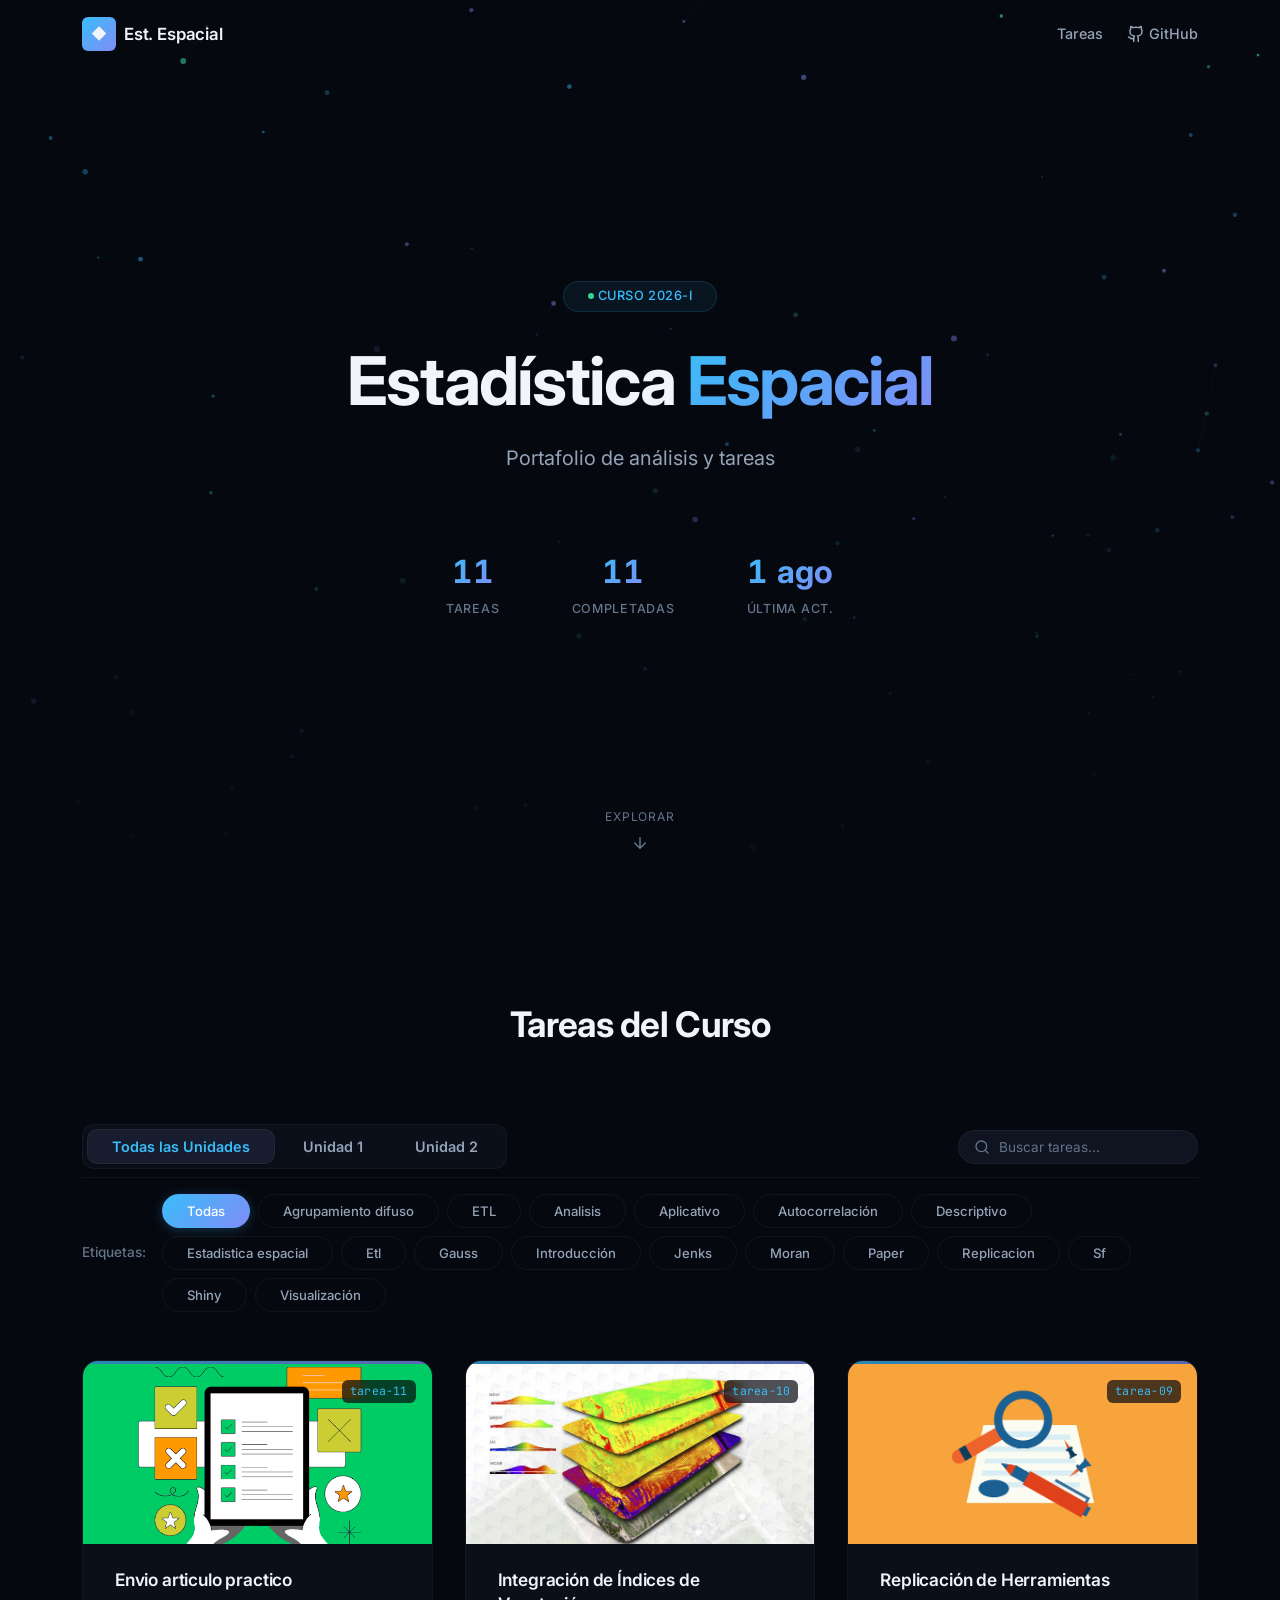
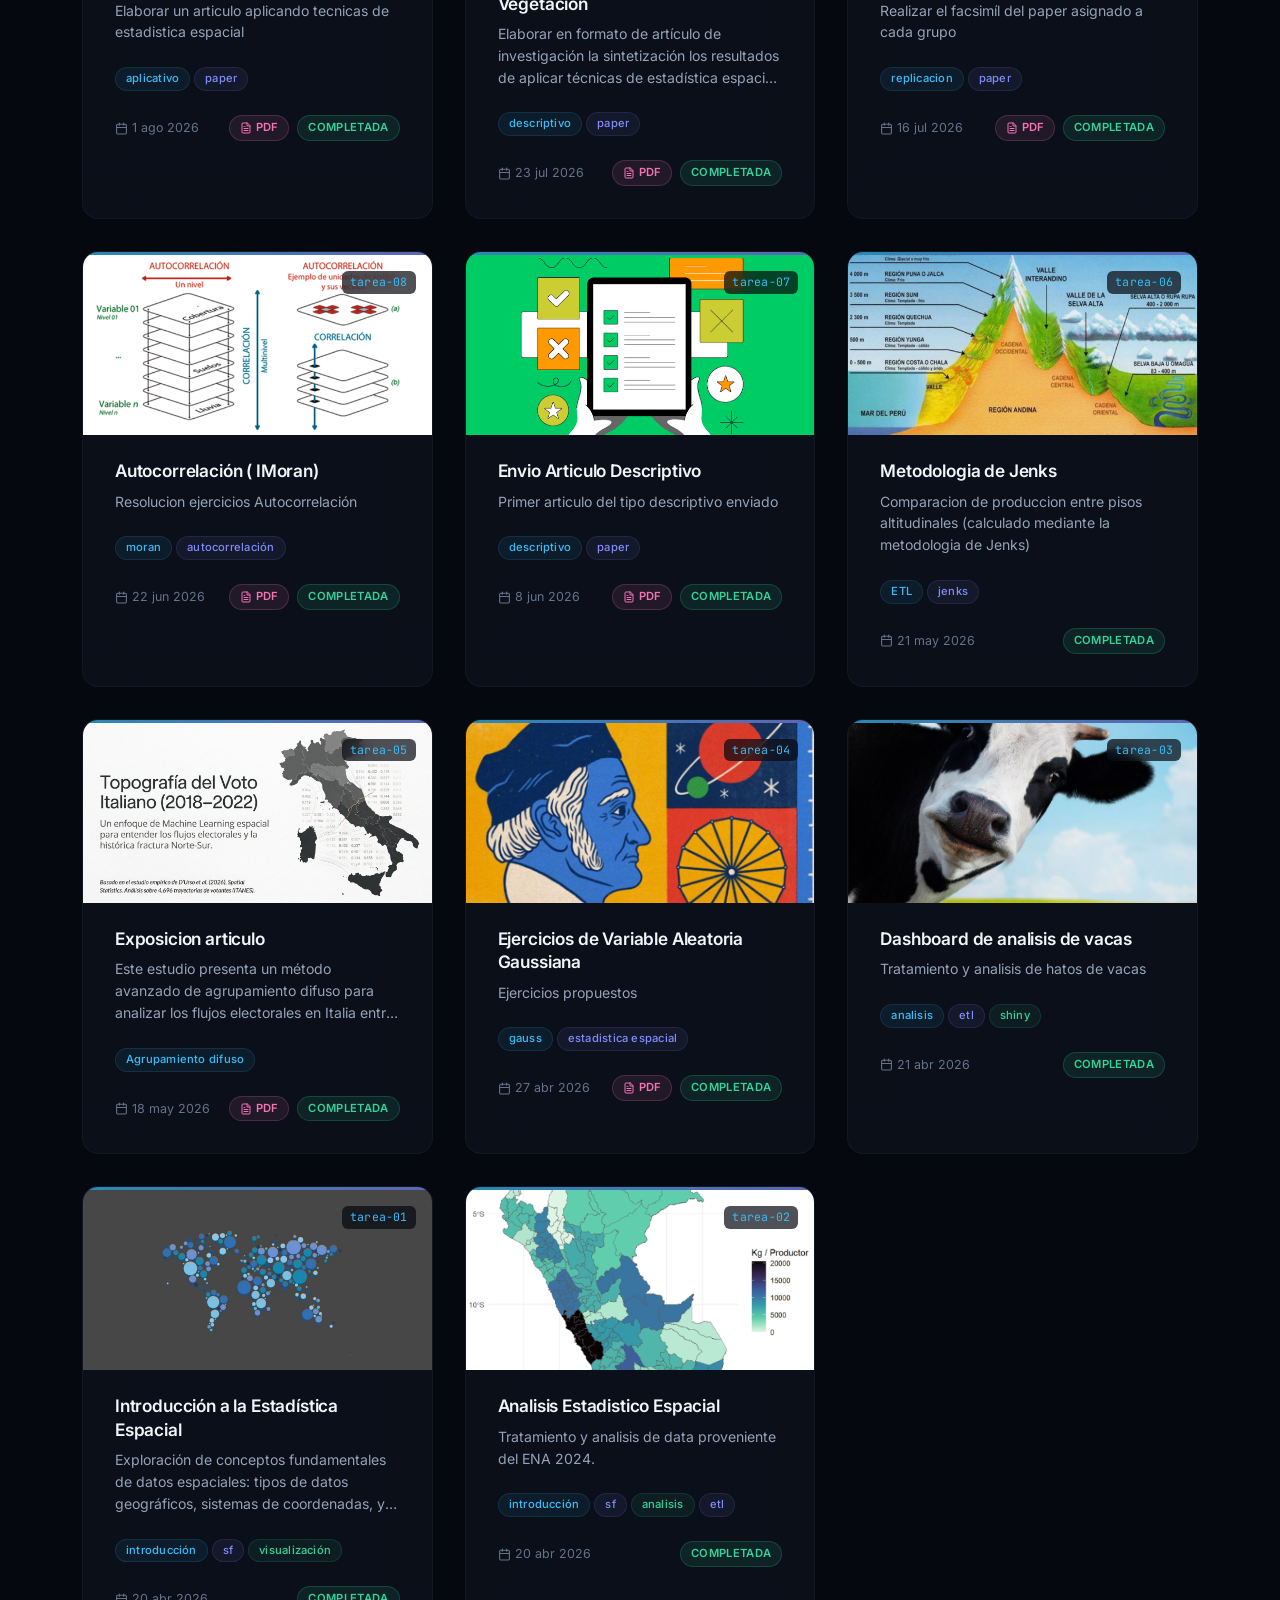
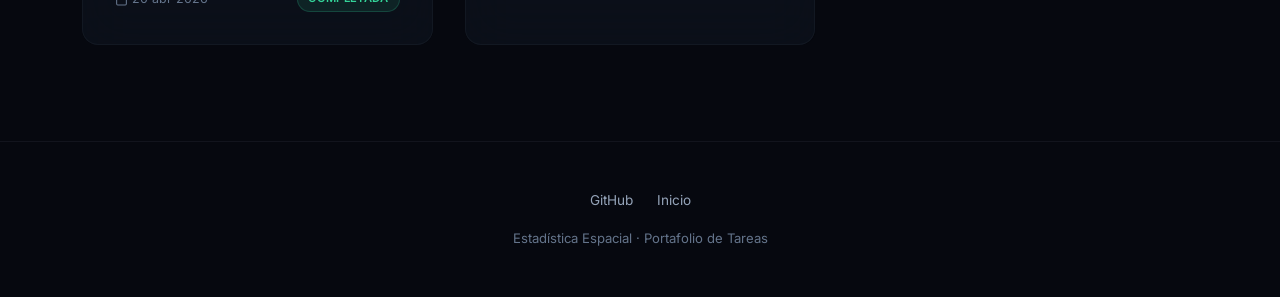
<file: index.html>
<!DOCTYPE html>
<html lang="es">

<head>
  <meta charset="UTF-8">
  <meta name="viewport" content="width=device-width, initial-scale=1.0">
  <title>Estadística Espacial | Portafolio</title>
  <meta name="description"
    content="Portafolio de tareas y análisis del curso de Estadística Espacial. Análisis geoestadísticos, autocorrelación espacial, kriging y más.">
  <meta name="author" content="newneo4">
  <meta property="og:title" content="Estadística Espacial | Portafolio">
  <meta property="og:description" content="Portafolio de análisis espaciales del curso universitario.">
  <meta property="og:type" content="website">

  <!-- Fonts -->
  <link rel="preconnect" href="https://fonts.googleapis.com">
  <link rel="preconnect" href="https://fonts.gstatic.com" crossorigin>
  <link
    href="https://fonts.googleapis.com/css2?family=Inter:wght@300;400;500;600;700&family=JetBrains+Mono:wght@400&display=swap"
    rel="stylesheet">

  <!-- Styles -->
  <link rel="stylesheet" href="css/styles.css">
</head>

<body>

  <!-- ========== NAVBAR ========== -->
  <nav class="navbar" id="navbar">
    <div class="nav-container">
      <a href="#" class="nav-logo" id="nav-logo">
        <span class="logo-icon">◆</span>
        <span>Est. Espacial</span>
      </a>
      <div class="nav-links">
        <a href="#tareas">
          <span class="nav-label">Tareas</span>
        </a>
        <a href="https://github.com/newneo4/estadistica-espacial" target="_blank" rel="noopener"
          aria-label="Ver repositorio en GitHub">
          <svg xmlns="http://www.w3.org/2000/svg" viewBox="0 0 24 24" fill="none" stroke="currentColor" stroke-width="2"
            stroke-linecap="round" stroke-linejoin="round">
            <path
              d="M15 22v-4a4.8 4.8 0 0 0-1-3.5c3 0 6-2 6-5.5.08-1.25-.27-2.48-1-3.5.28-1.15.28-2.35 0-3.5 0 0-1 0-3 1.5-2.64-.5-5.36-.5-8 0C6 2 5 2 5 2c-.3 1.15-.3 2.35 0 3.5A5.403 5.403 0 0 0 4 9c0 3.5 3 5.5 6 5.5-.39.49-.68 1.05-.85 1.65-.17.6-.22 1.23-.15 1.85v4" />
            <path d="M9 18c-4.51 2-5-2-7-2" />
          </svg>
          <span class="nav-label">GitHub</span>
        </a>
      </div>
    </div>
  </nav>

  <!-- ========== HERO ========== -->
  <section class="hero" id="hero">
    <canvas id="hero-canvas"></canvas>
    <div class="hero-overlay"></div>

    <div class="hero-content">
      <div class="hero-badge">
        Curso 2026-I
      </div>
      <h1>Estadística <span class="gradient-text">Espacial</span></h1>
      <p class="hero-subtitle">Portafolio de análisis y tareas</p>

      <div class="hero-stats">
        <div class="stat">
          <span class="stat-number" id="stat-total">—</span>
          <span class="stat-label">Tareas</span>
        </div>
        <div class="stat">
          <span class="stat-number" id="stat-completed">—</span>
          <span class="stat-label">Completadas</span>
        </div>
        <div class="stat">
          <span class="stat-number" id="stat-updated">—</span>
          <span class="stat-label">Última Act.</span>
        </div>
      </div>
    </div>

    <a href="#tareas" class="hero-scroll" aria-label="Ir a las tareas">
      <span>Explorar</span>
      <svg xmlns="http://www.w3.org/2000/svg" viewBox="0 0 24 24" fill="none" stroke="currentColor" stroke-width="2"
        stroke-linecap="round" stroke-linejoin="round">
        <path d="M12 5v14M19 12l-7 7-7-7" />
      </svg>
    </a>
  </section>

  <!-- ========== TASKS ========== -->
  <section class="tasks-section" id="tareas">
    <div class="container">
      <div class="section-header">
        <h2>Tareas del Curso</h2>
      </div>

      <!-- Filters + Search -->
      <div class="filters-container">
        
        <!-- Top bar: Units + Search -->
        <div class="filters-header">
          <div class="unit-tabs-wrapper">
            <div class="unit-tabs" id="unit-filters">
              <button class="unit-tab active" data-unit="all">
                Todas las Unidades
              </button>
              <button class="unit-tab" data-unit="UNIDAD 1">
                Unidad 1
              </button>
              <button class="unit-tab" data-unit="UNIDAD 2">
                Unidad 2
              </button>
            </div>
          </div>

          <div class="search-wrapper">
            <svg xmlns="http://www.w3.org/2000/svg" viewBox="0 0 24 24" fill="none" stroke="currentColor"
              stroke-width="2" stroke-linecap="round" stroke-linejoin="round">
              <circle cx="11" cy="11" r="8" />
              <path d="m21 21-4.3-4.3" />
            </svg>
            <input type="text" class="search-input" id="search-input" placeholder="Buscar tareas..."
              aria-label="Buscar tareas">
          </div>
        </div>

        <!-- Secondary bar: Tags -->
        <div class="tags-bar" id="filters-bar">
          <div class="tags-label">Etiquetas:</div>
          <div class="filters" id="filters">
            <button class="filter-btn active" data-filter="all">Todas</button>
            <!-- Dynamic filter buttons injected by JS -->
          </div>
        </div>

      </div>

      <!-- Loading Skeleton -->
      <div class="loading-grid" id="loading-grid">
        <div class="skeleton-card">
          <div class="skeleton-thumb"></div>
          <div class="skeleton-body">
            <div class="skeleton-line w-80"></div>
            <div class="skeleton-line w-60 short"></div>
            <div class="skeleton-line w-40 short"></div>
          </div>
        </div>
        <div class="skeleton-card">
          <div class="skeleton-thumb"></div>
          <div class="skeleton-body">
            <div class="skeleton-line w-80"></div>
            <div class="skeleton-line w-60 short"></div>
            <div class="skeleton-line w-40 short"></div>
          </div>
        </div>
        <div class="skeleton-card">
          <div class="skeleton-thumb"></div>
          <div class="skeleton-body">
            <div class="skeleton-line w-80"></div>
            <div class="skeleton-line w-60 short"></div>
            <div class="skeleton-line w-40 short"></div>
          </div>
        </div>
      </div>

      <!-- Tasks Grid (populated by JS) -->
      <div class="tasks-grid" id="tasks-grid" style="display:none;"></div>

      <!-- Empty State -->
      <div class="empty-state" id="empty-state" style="display:none;">
        <svg xmlns="http://www.w3.org/2000/svg" viewBox="0 0 24 24" fill="none" stroke="currentColor" stroke-width="1.5"
          stroke-linecap="round" stroke-linejoin="round">
          <path d="M3 7V5a2 2 0 0 1 2-2h2" />
          <path d="M17 3h2a2 2 0 0 1 2 2v2" />
          <path d="M21 17v2a2 2 0 0 1-2 2h-2" />
          <path d="M7 21H5a2 2 0 0 1-2-2v-2" />
          <circle cx="12" cy="12" r="1" />
        </svg>
        <p>No se encontraron tareas</p>
        <p class="empty-hint">Intenta con otro término de búsqueda o filtro</p>
      </div>
    </div>
  </section>

  <!-- ========== FOOTER ========== -->
  <footer class="footer">
    <div class="container">
      <div class="footer-content">
        <div class="footer-links">
          <a href="https://github.com/newneo4/estadistica-espacial" target="_blank" rel="noopener">GitHub</a>
          <a href="#hero">Inicio</a>
        </div>
        <p>Estadística Espacial · Portafolio de Tareas</p>
      </div>
    </div>
  </footer>

  <script src="js/app.js"></script>
</body>

</html>
</file>
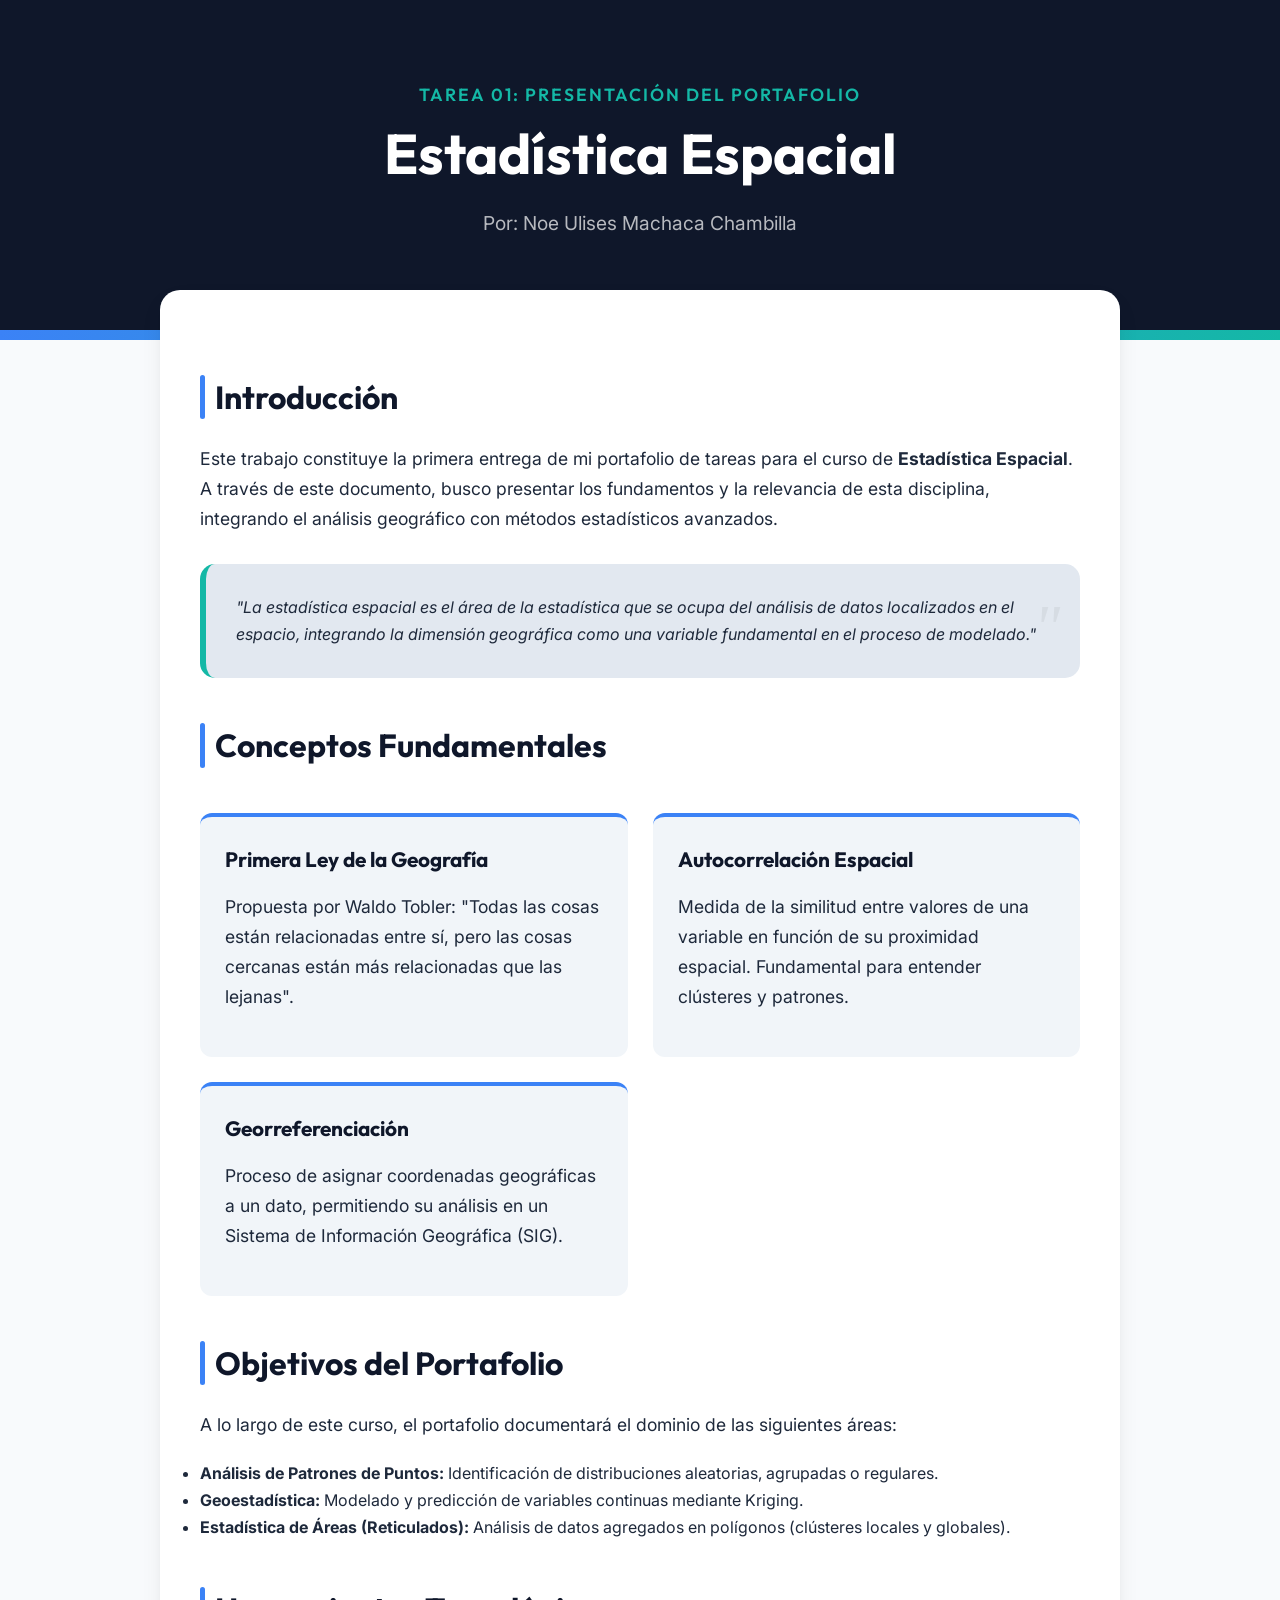
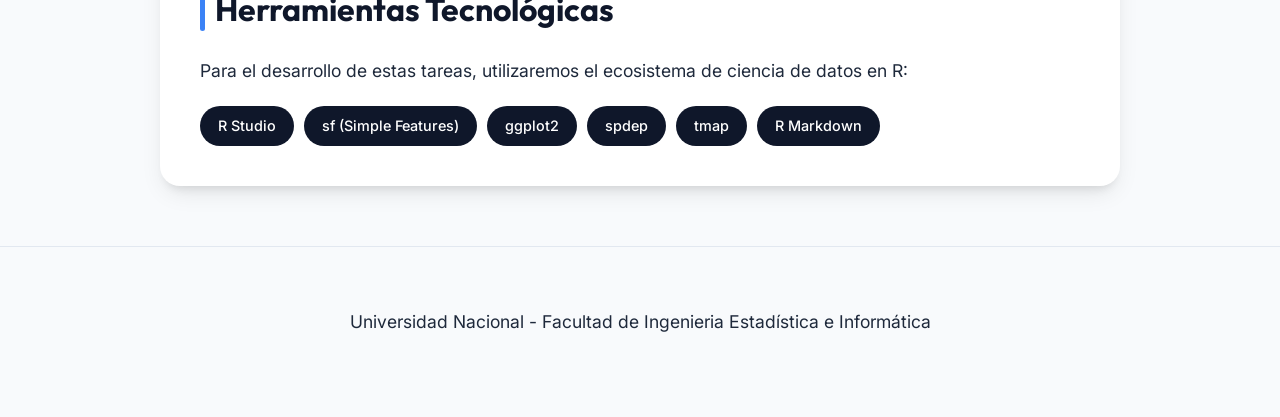
<file: tareas/tarea-01-introduccion/presentacion.html>
<!DOCTYPE html>
<html lang="es">

<head>
    <meta charset="UTF-8">
    <meta name="viewport" content="width=device-width, initial-scale=1.0">
    <title>Presentación: Estadística Espacial | Noe Ulises Machaca</title>
    <link
        href="https://fonts.googleapis.com/css2?family=Outfit:wght@300;400;600;700&family=Inter:wght@300;400;500;600&display=swap"
        rel="stylesheet">
    <style>
        :root {
            --primary: #0f172a;
            --accent: #3b82f6;
            --teal: #14b8a6;
            --bg: #f8fafc;
            --white: #ffffff;
            --text-dark: #1e293b;
            --text-light: #64748b;
            --shadow: 0 10px 25px -5px rgba(0, 0, 0, 0.1), 0 8px 10px -6px rgba(0, 0, 0, 0.1);
        }

        * {
            margin: 0;
            padding: 0;
            box-sizing: border-box;
        }

        body {
            font-family: 'Inter', sans-serif;
            background-color: var(--bg);
            color: var(--text-dark);
            line-height: 1.7;
        }

        header {
            background: var(--primary);
            color: var(--white);
            padding: 80px 20px;
            text-align: center;
            position: relative;
            overflow: hidden;
        }

        header::after {
            content: '';
            position: absolute;
            bottom: 0;
            left: 0;
            width: 100%;
            height: 10px;
            background: linear-gradient(90deg, var(--accent), var(--teal));
        }

        .container {
            max-width: 1000px;
            margin: 0 auto;
            padding: 0 20px;
        }

        .student-info {
            font-family: 'Outfit', sans-serif;
            font-size: 1.1rem;
            text-transform: uppercase;
            letter-spacing: 2px;
            color: var(--teal);
            margin-bottom: 10px;
            font-weight: 600;
        }

        h1 {
            font-family: 'Outfit', sans-serif;
            font-size: 3.5rem;
            font-weight: 700;
            margin-bottom: 20px;
            line-height: 1.2;
        }

        .intro-card {
            background: var(--white);
            border-radius: 20px;
            padding: 40px;
            margin-top: -50px;
            box-shadow: var(--shadow);
            position: relative;
            z-index: 10;
        }

        .main-image {
            width: 100%;
            border-radius: 15px;
            margin-bottom: 30px;
            box-shadow: 0 4px 15px rgba(0, 0, 0, 0.1);
        }

        h2 {
            font-family: 'Outfit', sans-serif;
            font-size: 2rem;
            color: var(--primary);
            margin: 40px 0 20px;
            position: relative;
            padding-left: 15px;
        }

        h2::before {
            content: '';
            position: absolute;
            left: 0;
            top: 5px;
            bottom: 5px;
            width: 5px;
            background: var(--accent);
            border-radius: 5px;
        }

        p {
            margin-bottom: 20px;
            font-size: 1.1rem;
            color: var(--text-dark);
        }

        .concepts-grid {
            display: grid;
            grid-template-columns: repeat(auto-fit, minmax(280px, 1fr));
            gap: 25px;
            margin: 40px 0;
        }

        .concept-box {
            background: #f1f5f9;
            padding: 25px;
            border-radius: 12px;
            border-top: 4px solid var(--accent);
            transition: transform 0.3s ease;
        }

        .concept-box:hover {
            transform: translateY(-5px);
        }

        .concept-box h3 {
            font-family: 'Outfit', sans-serif;
            color: var(--primary);
            margin-bottom: 15px;
            font-size: 1.3rem;
        }

        .quote {
            font-style: italic;
            background: #e2e8f0;
            padding: 30px;
            border-radius: 15px;
            border-left: 6px solid var(--teal);
            margin: 30px 0;
            position: relative;
        }

        .quote::after {
            content: '"';
            position: absolute;
            right: 20px;
            top: 10px;
            font-size: 4rem;
            color: rgba(0, 0, 0, 0.05);
            font-family: serif;
        }

        .tools-list {
            list-style: none;
            display: flex;
            flex-wrap: wrap;
            gap: 10px;
        }

        .tool-tag {
            background: var(--primary);
            color: white;
            padding: 8px 18px;
            border-radius: 25px;
            font-size: 0.9rem;
            font-weight: 500;
        }

        footer {
            text-align: center;
            padding: 60px 20px;
            color: var(--text-light);
            font-size: 0.9rem;
            border-top: 1px solid #e2e8f0;
            margin-top: 60px;
        }

        @media (max-width: 768px) {
            h1 {
                font-size: 2.5rem;
            }

            .intro-card {
                padding: 25px;
            }
        }
    </style>
</head>

<body>

    <header>
        <div class="container">
            <div class="student-info">Tarea 01: Presentación del Portafolio</div>
            <h1>Estadística Espacial</h1>
            <p style="color: rgba(255,255,255,0.7); font-size: 1.2rem;">Por: Noe Ulises Machaca Chambilla</p>
        </div>
    </header>

    <main class="container">
        <div class="intro-card">

            <h2>Introducción</h2>
            <p>Este trabajo constituye la primera entrega de mi portafolio de tareas para el curso de
                <strong>Estadística Espacial</strong>. A través de este documento, busco presentar los fundamentos y la
                relevancia de esta disciplina, integrando el análisis geográfico con métodos estadísticos avanzados.
            </p>

            <div class="quote">
                "La estadística espacial es el área de la estadística que se ocupa del análisis de datos localizados en
                el espacio, integrando la dimensión geográfica como una variable fundamental en el proceso de modelado."
            </div>

            <h2>Conceptos Fundamentales</h2>
            <div class="concepts-grid">
                <div class="concept-box">
                    <h3>Primera Ley de la Geografía</h3>
                    <p>Propuesta por Waldo Tobler: "Todas las cosas están relacionadas entre sí, pero las cosas cercanas
                        están más relacionadas que las lejanas".</p>
                </div>
                <div class="concept-box">
                    <h3>Autocorrelación Espacial</h3>
                    <p>Medida de la similitud entre valores de una variable en función de su proximidad espacial.
                        Fundamental para entender clústeres y patrones.</p>
                </div>
                <div class="concept-box">
                    <h3>Georreferenciación</h3>
                    <p>Proceso de asignar coordenadas geográficas a un dato, permitiendo su análisis en un Sistema de
                        Información Geográfica (SIG).</p>
                </div>
            </div>

            <h2>Objetivos del Portafolio</h2>
            <p>A lo largo de este curso, el portafolio documentará el dominio de las siguientes áreas:</p>
            <ul>
                <li><strong>Análisis de Patrones de Puntos:</strong> Identificación de distribuciones aleatorias,
                    agrupadas o regulares.</li>
                <li><strong>Geoestadística:</strong> Modelado y predicción de variables continuas mediante Kriging.</li>
                <li><strong>Estadística de Áreas (Reticulados):</strong> Análisis de datos agregados en polígonos
                    (clústeres locales y globales).</li>
            </ul>

            <h2>Herramientas Tecnológicas</h2>
            <p>Para el desarrollo de estas tareas, utilizaremos el ecosistema de ciencia de datos en R:</p>
            <div class="tools-list">
                <span class="tool-tag">R Studio</span>
                <span class="tool-tag">sf (Simple Features)</span>
                <span class="tool-tag">ggplot2</span>
                <span class="tool-tag">spdep</span>
                <span class="tool-tag">tmap</span>
                <span class="tool-tag">R Markdown</span>
            </div>
        </div>
    </main>

    <footer>
        <p>Universidad Nacional - Facultad de Ingenieria Estadística e Informática</p>
    </footer>

</body>

</html>
</file>
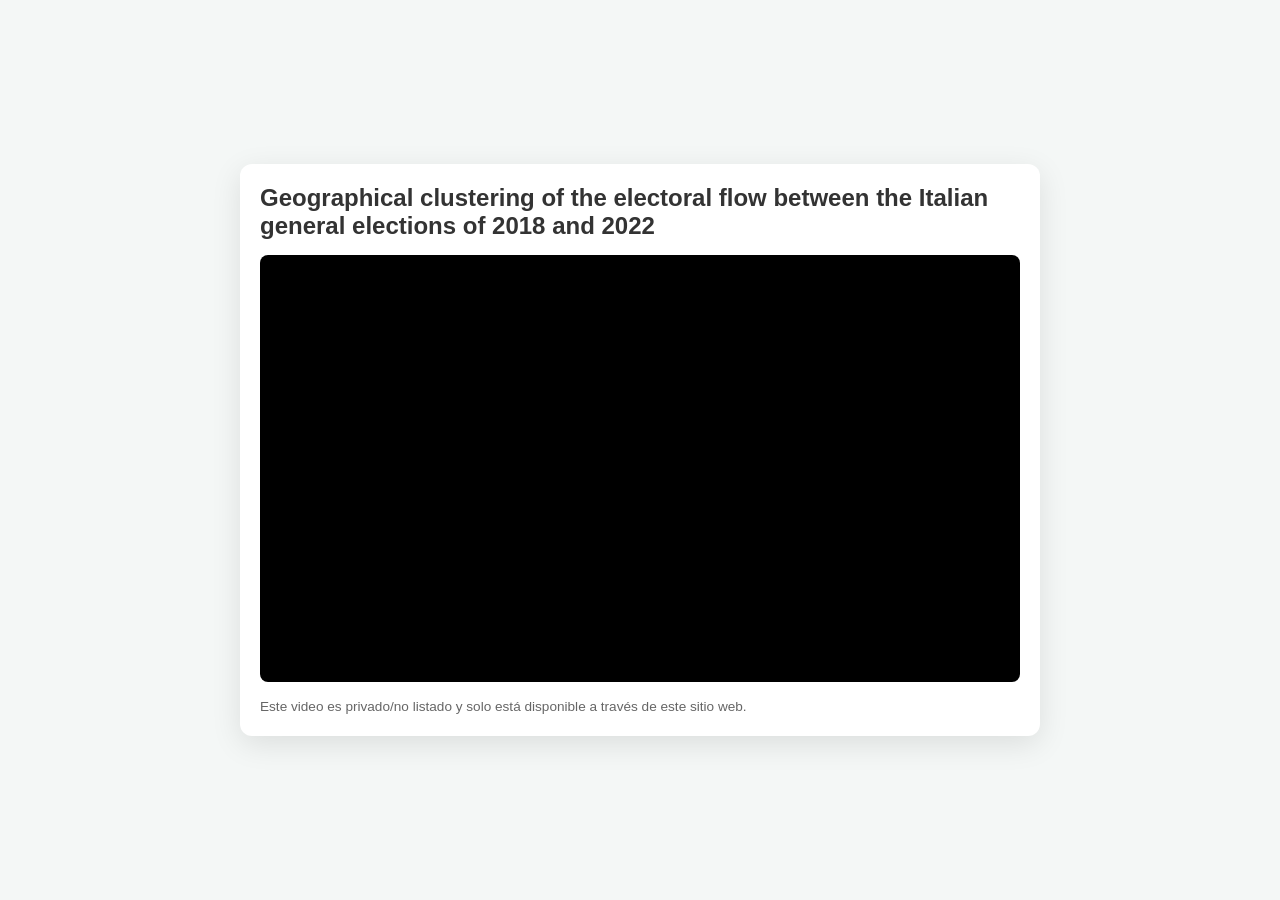
<file: tareas/tarea-05-articulo/video.html>
<!DOCTYPE html>
<html lang="es">
<head>
    <meta charset="UTF-8">
    <meta name="viewport" content="width=device-width, initial-scale=1.0">
    <title>Reproductor de Video</title>
    <style>
        /* Estilos modernos y limpios */
        body {
            font-family: -apple-system, BlinkMacSystemFont, "Segoe UI", Roboto, Helvetica, Arial, sans-serif;
            background-color: #f4f7f6;
            margin: 0;
            padding: 0;
            display: flex;
            justify-content: center;
            align-items: center;
            min-height: 100vh;
        }

        .video-container {
            width: 90%;
            max-width: 800px;
            background: #ffffff;
            border-radius: 12px;
            box-shadow: 0 8px 30px rgba(0, 0, 0, 0.1);
            overflow: hidden;
            padding: 20px;
            box-sizing: border-box;
        }

        h1 {
            font-size: 1.5rem;
            color: #333333;
            margin-top: 0;
            margin-bottom: 15px;
            font-weight: 600;
        }

        /* Truco de CSS para mantener la proporción 16:9 del video */
        .responsive-iframe {
            position: relative;
            padding-bottom: 56.25%; /* Proporción 16:9 */
            height: 0;
            overflow: hidden;
            border-radius: 8px;
            background-color: #000;
        }

        .responsive-iframe iframe {
            position: absolute;
            top: 0;
            left: 0;
            width: 100%;
            height: 100%;
            border: 0;
        }

        .footer-text {
            font-size: 0.85rem;
            color: #666666;
            margin-top: 15px;
            margin-bottom: 0;
            line-height: 1.4;
        }
    </style>
</head>
<body>

    <div class="video-container">
        <!-- Puedes cambiar este título por el que prefieras -->
        <h1>Geographical clustering of the electoral flow between the Italian general elections of 2018 and 2022</h1> 
        
        <div class="responsive-iframe">
            <!-- El ID del video (4SgbEp3WS-o) ya está configurado aquí -->
            <iframe 
                src="https://www.youtube.com/embed/4SgbEp3WS-o?rel=0" 
                title="Reproductor de YouTube" 
                allow="accelerometer; autoplay; clipboard-write; encrypted-media; gyroscope; picture-in-picture; web-share" 
                allowfullscreen>
            </iframe>
        </div>

        <p class="footer-text">Este video es privado/no listado y solo está disponible a través de este sitio web.</p>
    </div>

</body>
</html>
</file>
<file: css/styles.css>
/* ========================================================
   ESTADÍSTICA ESPACIAL - Design System
   Premium dark theme with glassmorphism
   ======================================================== */

/* --- Custom Properties --- */
:root {
  /* Background */
  --bg-primary: #06080f;
  --bg-secondary: #0f1420;
  --bg-elevated: #171d2e;
  --bg-card: rgba(15, 20, 32, 0.65);

  /* Accent */
  --accent-1: #38bdf8;
  --accent-2: #818cf8;
  --accent-3: #34d399;
  --accent-4: #f472b6;
  --accent-5: #fbbf24;

  /* Text */
  --text-primary: #f1f5f9;
  --text-secondary: #94a3b8;
  --text-muted: #64748b;

  /* Borders */
  --border-subtle: rgba(148, 163, 184, 0.08);
  --border-hover: rgba(56, 189, 248, 0.25);

  /* Gradients */
  --gradient-primary: linear-gradient(135deg, #38bdf8, #818cf8);
  --gradient-warm: linear-gradient(135deg, #f472b6, #fbbf24);
  --gradient-hero-overlay: linear-gradient(180deg, rgba(6,8,15,0) 0%, var(--bg-primary) 100%);

  /* Glass */
  --glass-bg: rgba(15, 20, 32, 0.55);
  --glass-border: rgba(148, 163, 184, 0.06);
  --glass-blur: 24px;

  /* Shadows */
  --shadow-sm: 0 1px 3px rgba(0,0,0,0.4);
  --shadow-md: 0 4px 12px rgba(0,0,0,0.4);
  --shadow-lg: 0 12px 32px rgba(0,0,0,0.5);
  --shadow-glow-accent: 0 0 40px rgba(56, 189, 248, 0.12);
  --shadow-glow-card: 0 0 60px rgba(56, 189, 248, 0.06);

  /* Typography */
  --font-sans: 'Inter', -apple-system, BlinkMacSystemFont, 'Segoe UI', sans-serif;
  --font-mono: 'JetBrains Mono', 'Fira Code', monospace;

  /* Spacing */
  --space-2xs: 0.125rem;
  --space-xs: 0.25rem;
  --space-sm: 0.5rem;
  --space-md: 1rem;
  --space-lg: 1.5rem;
  --space-xl: 2rem;
  --space-2xl: 3rem;
  --space-3xl: 4.5rem;
  --space-4xl: 6rem;

  /* Radius */
  --radius-sm: 6px;
  --radius-md: 12px;
  --radius-lg: 16px;
  --radius-xl: 24px;
  --radius-full: 9999px;

  /* Transitions */
  --ease-out-expo: cubic-bezier(0.16, 1, 0.3, 1);
  --transition-fast: 150ms var(--ease-out-expo);
  --transition-base: 300ms var(--ease-out-expo);
  --transition-slow: 500ms var(--ease-out-expo);

  /* Layout */
  --container-max: 1180px;
  --navbar-height: 68px;
}

/* --- Reset --- */
*,
*::before,
*::after {
  margin: 0;
  padding: 0;
  box-sizing: border-box;
}

html {
  scroll-behavior: smooth;
  -webkit-font-smoothing: antialiased;
  -moz-osx-font-smoothing: grayscale;
}

body {
  font-family: var(--font-sans);
  background-color: var(--bg-primary);
  color: var(--text-primary);
  line-height: 1.6;
  overflow-x: hidden;
  min-height: 100vh;
}

a {
  color: inherit;
  text-decoration: none;
}

button {
  font-family: inherit;
  cursor: pointer;
  border: none;
  background: none;
  color: inherit;
}

img {
  max-width: 100%;
  display: block;
}

/* --- Utility --- */
.container {
  width: 100%;
  max-width: var(--container-max);
  margin: 0 auto;
  padding: 0 var(--space-xl);
}

.gradient-text {
  background: var(--gradient-primary);
  -webkit-background-clip: text;
  background-clip: text;
  -webkit-text-fill-color: transparent;
}

.sr-only {
  position: absolute;
  width: 1px;
  height: 1px;
  overflow: hidden;
  clip: rect(0,0,0,0);
  border: 0;
}

/* ========================================================
   NAVBAR
   ======================================================== */
.navbar {
  position: fixed;
  top: 0;
  left: 0;
  right: 0;
  height: var(--navbar-height);
  z-index: 1000;
  transition: background var(--transition-base), box-shadow var(--transition-base);
}

.navbar.scrolled {
  background: rgba(6, 8, 15, 0.82);
  backdrop-filter: blur(var(--glass-blur));
  -webkit-backdrop-filter: blur(var(--glass-blur));
  box-shadow: 0 1px 0 var(--border-subtle);
}

.nav-container {
  max-width: var(--container-max);
  margin: 0 auto;
  padding: 0 var(--space-xl);
  height: 100%;
  display: flex;
  align-items: center;
  justify-content: space-between;
}

.nav-logo {
  display: flex;
  align-items: center;
  gap: var(--space-sm);
  font-weight: 600;
  font-size: 1.05rem;
  letter-spacing: -0.01em;
  transition: opacity var(--transition-fast);
}

.nav-logo:hover {
  opacity: 0.85;
}

.logo-icon {
  display: flex;
  align-items: center;
  justify-content: center;
  width: 34px;
  height: 34px;
  background: var(--gradient-primary);
  border-radius: var(--radius-sm);
  font-size: 0.95rem;
}

.nav-links {
  display: flex;
  align-items: center;
  gap: var(--space-lg);
}

.nav-links a {
  font-size: 0.9rem;
  font-weight: 500;
  color: var(--text-secondary);
  transition: color var(--transition-fast);
  display: flex;
  align-items: center;
  gap: var(--space-xs);
}

.nav-links a:hover {
  color: var(--text-primary);
}

.nav-links svg {
  width: 18px;
  height: 18px;
}

/* ========================================================
   HERO
   ======================================================== */
.hero {
  position: relative;
  min-height: 100vh;
  display: flex;
  align-items: center;
  justify-content: center;
  overflow: hidden;
}

#hero-canvas {
  position: absolute;
  inset: 0;
  width: 100%;
  height: 100%;
  z-index: 0;
}

.hero-overlay {
  position: absolute;
  inset: 0;
  background: var(--gradient-hero-overlay);
  z-index: 1;
  pointer-events: none;
}

.hero-content {
  position: relative;
  z-index: 2;
  text-align: center;
  max-width: 720px;
  padding: var(--space-xl);
}

.hero-badge {
  display: inline-flex;
  align-items: center;
  gap: var(--space-xs);
  padding: var(--space-xs) var(--space-lg);
  background: rgba(56, 189, 248, 0.08);
  border: 1px solid rgba(56, 189, 248, 0.15);
  border-radius: var(--radius-full);
  font-size: 0.8rem;
  font-weight: 500;
  color: var(--accent-1);
  letter-spacing: 0.04em;
  text-transform: uppercase;
  margin-bottom: var(--space-xl);
  animation: fadeInDown 0.8s var(--ease-out-expo) both;
}

.hero-badge::before {
  content: '';
  width: 6px;
  height: 6px;
  background: var(--accent-3);
  border-radius: 50%;
  animation: pulse-dot 2s ease-in-out infinite;
}

.hero h1 {
  font-size: clamp(2.5rem, 6vw, 4.2rem);
  font-weight: 700;
  letter-spacing: -0.03em;
  line-height: 1.1;
  margin-bottom: var(--space-lg);
  animation: fadeInUp 0.8s var(--ease-out-expo) 0.1s both;
}

.hero-subtitle {
  font-size: clamp(1.05rem, 2vw, 1.25rem);
  color: var(--text-secondary);
  font-weight: 400;
  margin-bottom: var(--space-3xl);
  animation: fadeInUp 0.8s var(--ease-out-expo) 0.2s both;
}

/* Hero Stats */
.hero-stats {
  display: flex;
  justify-content: center;
  gap: var(--space-3xl);
  animation: fadeInUp 0.8s var(--ease-out-expo) 0.35s both;
}

.stat {
  display: flex;
  flex-direction: column;
  align-items: center;
  gap: var(--space-2xs);
}

.stat-number {
  font-size: 2rem;
  font-weight: 700;
  font-variant-numeric: tabular-nums;
  background: var(--gradient-primary);
  -webkit-background-clip: text;
  background-clip: text;
  -webkit-text-fill-color: transparent;
}

.stat-label {
  font-size: 0.78rem;
  color: var(--text-muted);
  text-transform: uppercase;
  letter-spacing: 0.06em;
  font-weight: 500;
}

/* Scroll indicator */
.hero-scroll {
  position: absolute;
  bottom: var(--space-2xl);
  transform: translateX(-50%);
  z-index: 2;
  display: flex;
  flex-direction: column;
  align-items: center;
  gap: var(--space-sm);
  color: var(--text-muted);
  font-size: 0.75rem;
  letter-spacing: 0.08em;
  text-transform: uppercase;
  animation: fadeInUp 0.8s var(--ease-out-expo) 0.5s both;
  cursor: pointer;
  transition: color var(--transition-fast);
}

.hero-scroll:hover {
  color: var(--text-secondary);
}

.hero-scroll svg {
  width: 18px;
  height: 18px;
  animation: bounce-down 2s ease-in-out infinite;
}

/* ========================================================
   TASKS SECTION
   ======================================================== */
.tasks-section {
  padding: var(--space-4xl) 0;
  position: relative;
}

.section-header {
  text-align: center;
  margin-bottom: var(--space-3xl);
}

.section-header h2 {
  font-size: clamp(1.6rem, 3vw, 2.2rem);
  font-weight: 700;
  letter-spacing: -0.02em;
  margin-bottom: var(--space-sm);
}

.section-header p {
  color: var(--text-secondary);
  font-size: 1.05rem;
}

/* Filters */
/* Filters */
/* Filters Container */
.filters-container {
  display: flex;
  flex-direction: column;
  gap: var(--space-sm);
  margin-bottom: var(--space-2xl);
}

.filters-header {
  display: flex;
  align-items: center;
  justify-content: space-between;
  gap: var(--space-md);
  flex-wrap: wrap;
}

/* Segmented Control for Units */
.unit-tabs-wrapper {
  background: var(--bg-card);
  border: 1px solid var(--glass-border);
  border-radius: var(--radius-md);
  padding: 4px;
  backdrop-filter: blur(var(--glass-blur));
  -webkit-backdrop-filter: blur(var(--glass-blur));
  display: inline-flex;
}

.unit-tabs {
  display: flex;
  gap: 4px;
}

.unit-tab {
  display: flex;
  align-items: center;
  gap: var(--space-xs);
  padding: var(--space-sm) var(--space-lg);
  font-size: 0.9rem;
  font-weight: 600;
  border-radius: calc(var(--radius-md) - 2px);
  color: var(--text-secondary);
  transition: all var(--transition-fast);
}

.unit-tab .unit-icon {
  width: 16px;
  height: 16px;
  opacity: 0.7;
  transition: opacity var(--transition-fast);
}

.unit-tab:hover {
  color: var(--text-primary);
  background: rgba(255, 255, 255, 0.03);
}

.unit-tab.active {
  background: var(--bg-elevated);
  color: var(--accent-1);
  box-shadow: var(--shadow-sm);
  border: 1px solid var(--border-subtle);
}

.unit-tab.active .unit-icon {
  color: var(--accent-1);
  opacity: 1;
}

/* Secondary Tags bar */
.tags-bar {
  display: flex;
  align-items: center;
  gap: var(--space-md);
  padding-top: var(--space-md);
  border-top: 1px solid var(--border-subtle);
}

.tags-label {
  font-size: 0.85rem;
  font-weight: 500;
  color: var(--text-muted);
  white-space: nowrap;
}

/* Contenedor de botones */
.filters {
  display: flex;
  gap: var(--space-sm);
  flex-wrap: wrap;
  scroll-snap-type: x mandatory;
}

/* Botones */
.filter-btn {
  padding: var(--space-sm) var(--space-lg);
  font-size: 0.82rem;
  font-weight: 500;
  border-radius: var(--radius-full);
  border: 1px solid var(--border-subtle);
  background: transparent;
  color: var(--text-secondary);
  transition: all var(--transition-fast);
  white-space: nowrap;
  scroll-snap-align: start;
}

/* Hover + active igual que tienes */
.filter-btn:hover {
  border-color: var(--border-hover);
  color: var(--text-primary);
  background: rgba(56, 189, 248, 0.05);
}

.filter-btn.active {
  background: var(--gradient-primary);
  color: #ffffff;
  border-color: transparent;
  box-shadow: 0 2px 12px rgba(56, 189, 248, 0.25);
}

/* Search */
.search-wrapper {
  position: relative;
}

.search-wrapper svg {
  position: absolute;
  left: var(--space-md);
  top: 50%;
  transform: translateY(-50%);
  width: 16px;
  height: 16px;
  color: var(--text-muted);
  pointer-events: none;
}

.search-input {
  width: 240px;
  padding: var(--space-sm) var(--space-md) var(--space-sm) 2.5rem;
  font-family: var(--font-sans);
  font-size: 0.85rem;
  color: var(--text-primary);
  background: var(--bg-secondary);
  border: 1px solid var(--border-subtle);
  border-radius: var(--radius-full);
  outline: none;
  transition: all var(--transition-fast);
}

.search-input::placeholder {
  color: var(--text-muted);
}

.search-input:focus {
  border-color: var(--border-hover);
  box-shadow: 0 0 0 3px rgba(56, 189, 248, 0.08);
  width: 300px;
}

/* ========================================================
   TASK CARDS
   ======================================================== */
.tasks-grid {
  display: grid;
  grid-template-columns: repeat(auto-fill, minmax(340px, 1fr));
  gap: var(--space-xl);
}

.task-card {
  position: relative;
  background: var(--bg-card);
  backdrop-filter: blur(var(--glass-blur));
  -webkit-backdrop-filter: blur(var(--glass-blur));
  border: 1px solid var(--glass-border);
  border-radius: var(--radius-lg);
  overflow: hidden;
  transition: transform var(--transition-base),
              box-shadow var(--transition-base),
              border-color var(--transition-base);
  /* Animation setup */
  opacity: 0;
  transform: translateY(30px);
}

.task-card.visible {
  opacity: 1;
  transform: translateY(0);
  transition: opacity 0.6s var(--ease-out-expo),
              transform 0.6s var(--ease-out-expo),
              box-shadow var(--transition-base),
              border-color var(--transition-base);
}

.task-card:hover {
  transform: translateY(-4px);
  border-color: var(--border-hover);
  box-shadow: var(--shadow-glow-card);
}

/* Card accent line */
.card-accent {
  height: 3px;
  background: var(--gradient-primary);
  opacity: 0.7;
  transition: opacity var(--transition-fast);
}

.task-card:hover .card-accent {
  opacity: 1;
}

/* Card thumbnail */
.card-thumbnail {
  position: relative;
  height: 180px;
  overflow: hidden;
  background: var(--bg-secondary);
}

.card-thumbnail img {
  width: 100%;
  height: 100%;
  object-fit: cover;
  transition: transform var(--transition-slow);
}

.task-card:hover .card-thumbnail img {
  transform: scale(1.04);
}

.card-thumbnail-placeholder {
  width: 100%;
  height: 100%;
  display: flex;
  align-items: center;
  justify-content: center;
  background: linear-gradient(135deg, var(--bg-secondary) 0%, var(--bg-elevated) 100%);
}

.card-thumbnail-placeholder svg {
  width: 48px;
  height: 48px;
  color: var(--text-muted);
  opacity: 0.4;
}

.card-number {
  position: absolute;
  top: var(--space-md);
  right: var(--space-md);
  padding: var(--space-2xs) var(--space-sm);
  background: rgba(6, 8, 15, 0.7);
  backdrop-filter: blur(8px);
  border-radius: var(--radius-sm);
  font-family: var(--font-mono);
  font-size: 0.72rem;
  color: var(--accent-1);
  letter-spacing: 0.02em;
}

/* Card body */
.card-body {
  padding: var(--space-lg) var(--space-xl) var(--space-xl);
}

.card-title {
  font-size: 1.08rem;
  font-weight: 600;
  letter-spacing: -0.01em;
  margin-bottom: var(--space-sm);
  line-height: 1.35;
  display: -webkit-box;
  -webkit-line-clamp: 2;
  -webkit-box-orient: vertical;
  overflow: hidden;
}

.card-description {
  font-size: 0.88rem;
  color: var(--text-secondary);
  line-height: 1.55;
  margin-bottom: var(--space-lg);
  display: -webkit-box;
  -webkit-line-clamp: 3;
  -webkit-box-orient: vertical;
  overflow: hidden;
}

/* Card tags */
.card-tags {
  display: flex;
  flex-wrap: wrap;
  gap: var(--space-xs);
  margin-bottom: var(--space-lg);
}

.tag {
  padding: 2px 10px;
  font-size: 0.7rem;
  font-weight: 500;
  border-radius: var(--radius-full);
  background: rgba(56, 189, 248, 0.08);
  color: var(--accent-1);
  border: 1px solid rgba(56, 189, 248, 0.12);
  letter-spacing: 0.02em;
}

.tag:nth-child(2n) {
  background: rgba(129, 140, 248, 0.08);
  color: var(--accent-2);
  border-color: rgba(129, 140, 248, 0.12);
}

.tag:nth-child(3n) {
  background: rgba(52, 211, 153, 0.08);
  color: var(--accent-3);
  border-color: rgba(52, 211, 153, 0.12);
}

/* Card footer */
.card-footer {
  display: flex;
  align-items: center;
  justify-content: space-between;
}

.card-actions {
  display: flex;
  align-items: center;
  gap: var(--space-sm);
}

.pdf-btn {
  position: relative;
  z-index: 10; /* Above card-link overlay */
  display: flex;
  align-items: center;
  gap: 4px;
  padding: 3px 10px;
  font-size: 0.7rem;
  font-weight: 600;
  border-radius: var(--radius-full);
  background: rgba(244, 114, 182, 0.1);
  color: var(--accent-4);
  border: 1px solid rgba(244, 114, 182, 0.2);
  transition: all var(--transition-fast);
  text-decoration: none;
}

.pdf-btn svg {
  width: 12px;
  height: 12px;
}

.pdf-btn:hover {
  background: var(--accent-4);
  color: #fff;
  border-color: transparent;
  box-shadow: 0 2px 8px rgba(244, 114, 182, 0.4);
}

.card-date {
  font-size: 0.78rem;
  color: var(--text-muted);
  display: flex;
  align-items: center;
  gap: var(--space-xs);
}

.card-date svg {
  width: 13px;
  height: 13px;
}

/* Status badges */
.status-badge {
  padding: 3px 10px;
  font-size: 0.7rem;
  font-weight: 600;
  border-radius: var(--radius-full);
  letter-spacing: 0.03em;
  text-transform: uppercase;
}

.status-badge.completada {
  background: rgba(52, 211, 153, 0.1);
  color: var(--accent-3);
  border: 1px solid rgba(52, 211, 153, 0.2);
}

.status-badge.en-progreso {
  background: rgba(251, 191, 36, 0.1);
  color: var(--accent-5);
  border: 1px solid rgba(251, 191, 36, 0.2);
}

.status-badge.proxima {
  background: rgba(148, 163, 184, 0.08);
  color: var(--text-muted);
  border: 1px solid var(--border-subtle);
}

/* Card link overlay */
.card-link {
  position: absolute;
  inset: 0;
  z-index: 5;
}

/* ========================================================
   EMPTY STATE
   ======================================================== */
.empty-state {
  text-align: center;
  padding: var(--space-4xl) var(--space-xl);
  color: var(--text-muted);
}

.empty-state svg {
  width: 56px;
  height: 56px;
  margin: 0 auto var(--space-lg);
  opacity: 0.4;
}

.empty-state p {
  font-size: 1rem;
  margin-bottom: var(--space-sm);
}

.empty-state .empty-hint {
  font-size: 0.85rem;
  color: var(--text-muted);
}

/* ========================================================
   LOADING STATE
   ======================================================== */
.loading-grid {
  display: grid;
  grid-template-columns: repeat(auto-fill, minmax(340px, 1fr));
  gap: var(--space-xl);
}

.skeleton-card {
  background: var(--bg-card);
  border: 1px solid var(--glass-border);
  border-radius: var(--radius-lg);
  overflow: hidden;
  animation: shimmer 1.8s ease-in-out infinite;
}

.skeleton-thumb {
  height: 180px;
  background: linear-gradient(90deg, var(--bg-secondary) 25%, var(--bg-elevated) 50%, var(--bg-secondary) 75%);
  background-size: 200% 100%;
  animation: shimmer-slide 1.8s ease-in-out infinite;
}

.skeleton-body {
  padding: var(--space-lg) var(--space-xl) var(--space-xl);
}

.skeleton-line {
  height: 14px;
  background: var(--bg-elevated);
  border-radius: var(--radius-sm);
  margin-bottom: var(--space-sm);
}

.skeleton-line.w-80 { width: 80%; }
.skeleton-line.w-60 { width: 60%; }
.skeleton-line.w-40 { width: 40%; }
.skeleton-line.short { height: 10px; }

/* ========================================================
   FOOTER
   ======================================================== */
.footer {
  border-top: 1px solid var(--border-subtle);
  padding: var(--space-2xl) 0;
  text-align: center;
}

.footer-content {
  display: flex;
  flex-direction: column;
  align-items: center;
  gap: var(--space-sm);
}

.footer p {
  font-size: 0.82rem;
  color: var(--text-muted);
}

.footer-links {
  display: flex;
  gap: var(--space-lg);
  margin-bottom: var(--space-sm);
}

.footer-links a {
  font-size: 0.85rem;
  color: var(--text-secondary);
  transition: color var(--transition-fast);
}

.footer-links a:hover {
  color: var(--accent-1);
}

/* ========================================================
   KEYFRAMES
   ======================================================== */
@keyframes fadeInUp {
  from {
    opacity: 0;
    transform: translateY(24px);
  }
  to {
    opacity: 1;
    transform: translateY(0);
  }
}

@keyframes fadeInDown {
  from {
    opacity: 0;
    transform: translateY(-16px);
  }
  to {
    opacity: 1;
    transform: translateY(0);
  }
}

@keyframes pulse-dot {
  0%, 100% { opacity: 1; transform: scale(1); }
  50% { opacity: 0.5; transform: scale(0.75); }
}

@keyframes bounce-down {
  0%, 100% { transform: translateY(0); }
  50% { transform: translateY(6px); }
}

@keyframes shimmer-slide {
  0% { background-position: -200% 0; }
  100% { background-position: 200% 0; }
}

@keyframes shimmer {
  0%, 100% { opacity: 1; }
  50% { opacity: 0.7; }
}

/* ========================================================
   RESPONSIVE
   ======================================================== */
@media (max-width: 768px) {
  :root {
    --navbar-height: 56px;
  }

  .container {
    padding: 0 var(--space-md);
  }

  .hero h1 {
    font-size: 2.2rem;
  }

  .hero-stats {
    gap: var(--space-xl);
  }

  .stat-number {
    font-size: 1.5rem;
  }

  .tasks-grid,
  .loading-grid {
    grid-template-columns: 1fr;
  }

  .filters-bar {
    flex-direction: column;
    align-items: stretch;
  }

  .filters {
    overflow-x: auto;
    flex-wrap: nowrap;
    padding-bottom: var(--space-sm);
    -ms-overflow-style: none;
    scrollbar-width: none;
  }

  .filters::-webkit-scrollbar {
    display: none;
  }

  .search-input,
  .search-input:focus {
    width: 100%;
  }

  .card-thumbnail {
    height: 160px;
  }
}

@media (max-width: 480px) {
  .hero h1 {
    font-size: 1.8rem;
  }

  .hero-stats {
    flex-direction: column;
    gap: var(--space-lg);
  }

  .nav-links span.nav-label {
    display: none;
  }
}

/* ========================================================
   PREFERS REDUCED MOTION
   ======================================================== */
@media (prefers-reduced-motion: reduce) {
  *,
  *::before,
  *::after {
    animation-duration: 0.01ms !important;
    animation-iteration-count: 1 !important;
    transition-duration: 0.01ms !important;
  }

  html {
    scroll-behavior: auto;
  }
}

/* TABLET */
@media (max-width: 768px) {
  .filters-bar {
    flex-direction: column;
    align-items: stretch;
  }

  .filters {
    flex-wrap: nowrap;
    overflow-x: auto;
    padding-bottom: 4px;
  }

  .filters::-webkit-scrollbar {
    height: 6px;
  }

  .filters::-webkit-scrollbar-thumb {
    background: rgba(255,255,255,0.2);
    border-radius: 10px;
  }
}

/* MOBILE */
@media (max-width: 480px) {
  .filter-btn {
    font-size: 0.75rem;
    padding: var(--space-xs) var(--space-md);
  }
}
</file>
